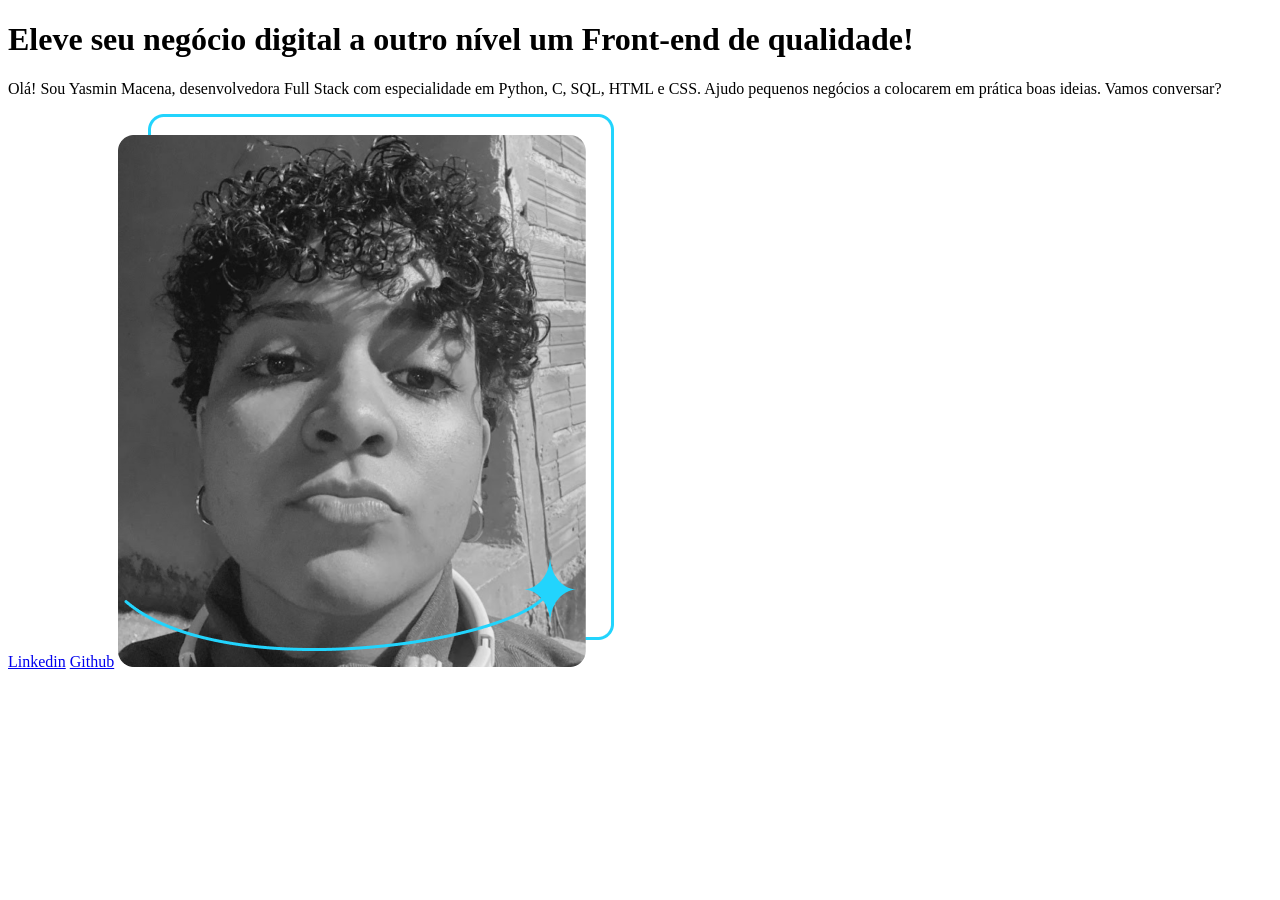
<file: index.html>
<!DOCTYPE html>
<html lang="pt-br">
<head>
    <meta charset="UTF-8">
    <meta name="viewport" content="width=device-width, initial-scale=1.0">
    <title>Portfolio - Yasmin</title>
</head>
<body>
    <!---Cabecalho---> 
    <header>

    </header> 
    <!---Corpo do site--->
    <main>
        <h1>
           Eleve seu negócio digital a outro nível <strong>um Front-end de qualidade!</strong>
        </h1>
        <p>
            Olá! Sou Yasmin Macena, desenvolvedora Full Stack com especialidade em Python, C, SQL, HTML e CSS. Ajudo pequenos negócios a colocarem em prática boas ideias. Vamos conversar?
        </p>
        <a href="https://www.linkedin.com/in/yasmin-macena/">Linkedin</a>
        <a href="https://github.com/Yasmacx">Github</a>
        <img src="Imagem.png" alt="foto em preto e branco da estudante, yasmin-macena" />

    </main>
    <!---Rodapé--->
    <footer>

    </footer>
</body>
</html>
</file>
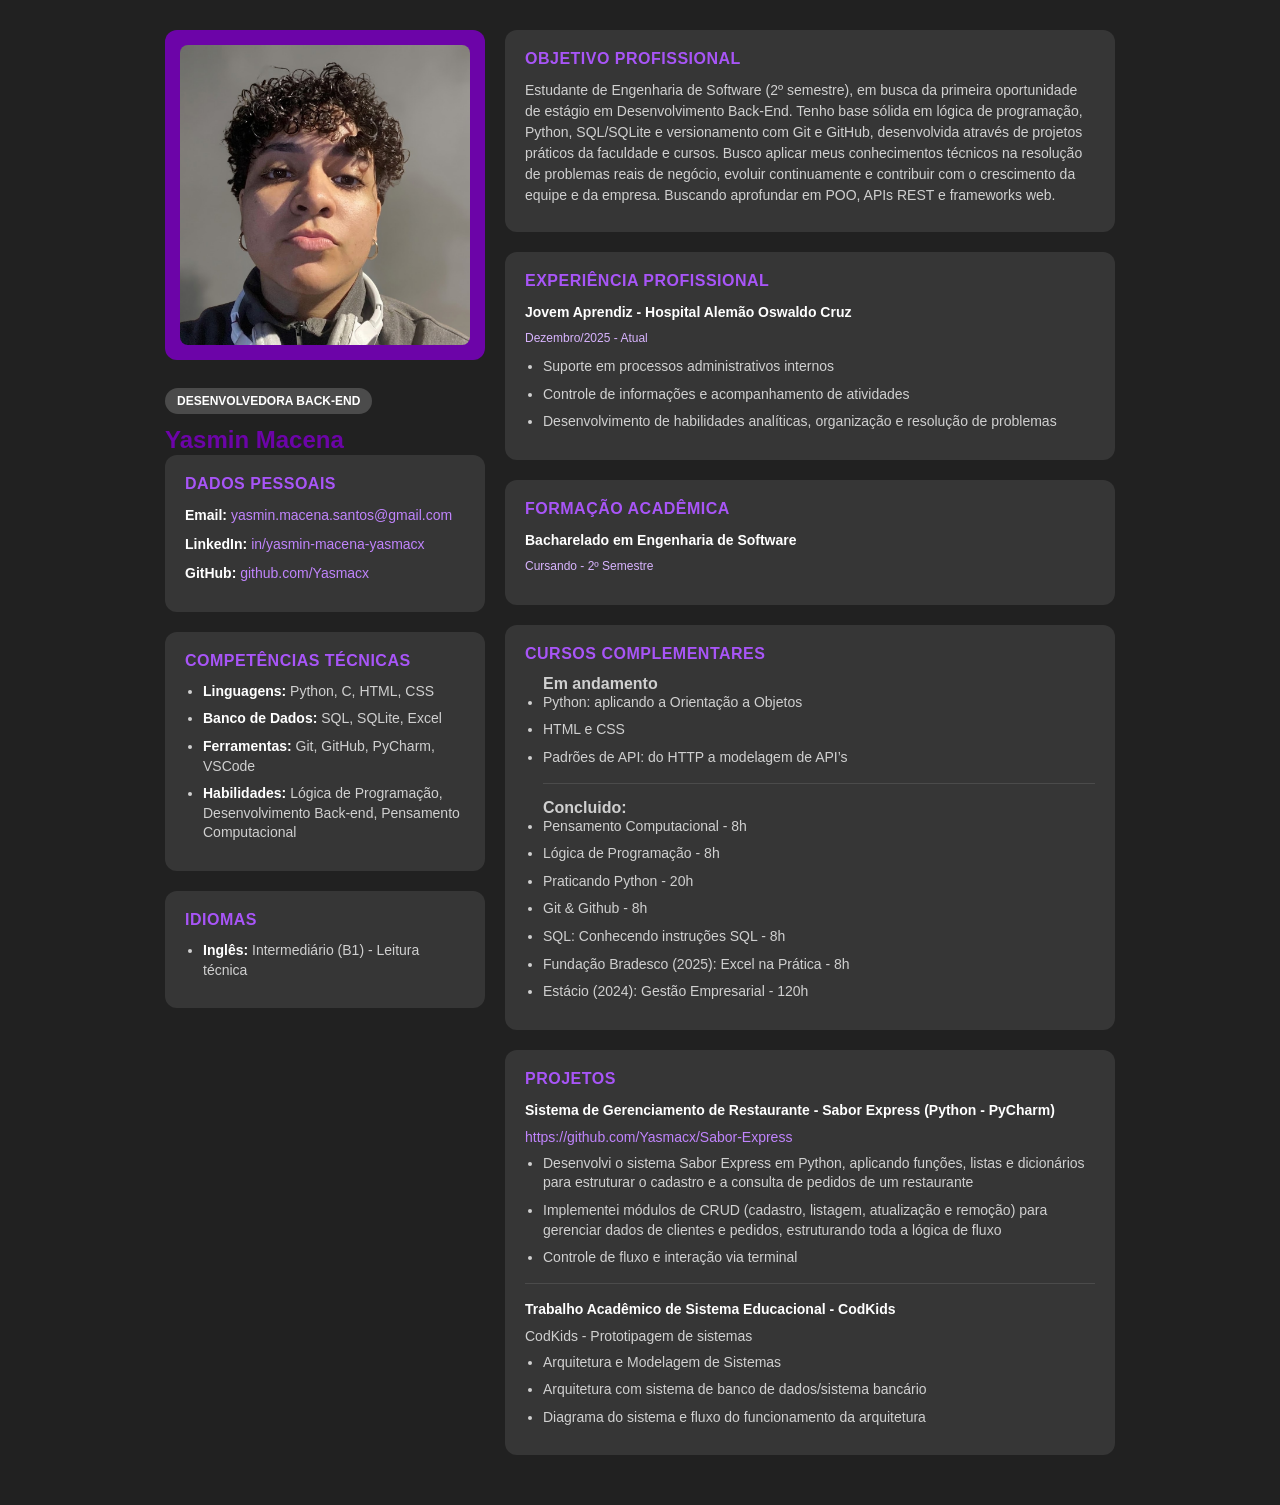
<file: curriculo- atividade faculdade/index.html>
<!DOCTYPE html>
<html lang="pt-BR">
<head>
  <meta charset="UTF-8">
  <meta name="viewport" content="width=device-width, initial-scale=1.0">
  <title>Currículo - Yasmin Macena</title>
  <link rel="stylesheet" href="style.css">
</head>
<body>

  <div class="resume-container">
    
    <!-- COLUNA DA ESQUERDA -->
    <aside class="sidebar">
      
      <!-- 1. Foto / Apresentação -->
      <div class="photo-card">
        <img src="minha foto.jpeg" alt="Foto de Yasmin Macena" class="profile-pic">
      </div>

        <span class="badge">Desenvolvedora Back-End</span>
        <h1>Yasmin Macena</h1>

      <!-- 1. Dados pessoais -->
      <div class="card">
        <h3>Dados Pessoais</h3>


        <div class="contact-info">
          <p><strong>Email:</strong> <a href="mailto:yasmin.macena.santos@gmail.com">yasmin.macena.santos@gmail.com</a></p>
          <p><strong>LinkedIn:</strong> <a href="https://www.linkedin.com/in/yasmin-macena-yasmacx/" target="_blank" rel="noopener noreferrer">in/yasmin-macena-yasmacx</a></p>
          <p><strong>GitHub:</strong> <a href="https://github.com/Yasmacx" target="_blank" rel="noopener noreferrer">github.com/Yasmacx</a></p>
        </div>
      </div>

      <!-- 7. Competências Técnicas -->
      <div class="card">
        <h3>Competências Técnicas</h3>
        <ul>
          <li><strong>Linguagens:</strong> Python, C, HTML, CSS</li>
          <li><strong>Banco de Dados:</strong> SQL, SQLite, Excel</li>
          <li><strong>Ferramentas:</strong> Git, GitHub, PyCharm, VSCode</li>
          <li><strong>Habilidades:</strong> Lógica de Programação, Desenvolvimento Back-end, Pensamento Computacional</li>
        </ul>
      </div>

      <!-- 8. Idiomas -->
      <div class="card">
        <h3>Idiomas</h3>
        <ul>
          <li><strong>Inglês:</strong> Intermediário (B1) - Leitura técnica</li>
        </ul>
      </div>

    </aside>

    <!-- COLUNA DA DIREITA -->
    <main class="main-content">

      <!-- 2. Objetivo profissional -->
      <div class="card">
        <h3>Objetivo Profissional</h3>
        <p>Estudante de Engenharia de Software (2º semestre), em busca da primeira oportunidade de estágio em Desenvolvimento Back-End. Tenho base sólida em lógica de programação, Python, SQL/SQLite e versionamento com Git e GitHub, desenvolvida através de projetos práticos da faculdade e cursos. Busco aplicar meus conhecimentos técnicos na resolução de problemas reais de negócio, evoluir continuamente e contribuir com o crescimento da equipe e da empresa. Buscando aprofundar em POO, APIs REST e frameworks web.</p>
      </div>

      <!-- 3. Experiência profissional -->
      <div class="card">
        <h3>Experiência Profissional</h3>
        <p><strong>Jovem Aprendiz - Hospital Alemão Oswaldo Cruz</strong></p>
        <p class="date">Dezembro/2025 - Atual</p>
        <ul>
          <li>Suporte em processos administrativos internos</li>
          <li>Controle de informações e acompanhamento de atividades</li> 
          <li>Desenvolvimento de habilidades analíticas, organização e resolução de problemas</li>
        </ul>
      </div>

      <!-- 4. Formação acadêmica -->
      <div class="card">
        <h3>Formação Acadêmica</h3>
        <p><strong>Bacharelado em Engenharia de Software</strong></p>
        <p class="date">Cursando - 2º Semestre</p>
      </div>

      <!-- 5. Cursos Complementares -->
      <div class="card">
        <h3>Cursos Complementares</h3>
        <ul>
        <h4>Em andamento</h4>
          <li>Python: aplicando a Orientação a Objetos </li>
          <li>HTML e CSS </li>
          <li>Padrões de API: do HTTP a modelagem de API’s </li>

        <hr class="separator">

        <h4>Concluido: </h4>
          <li>Pensamento Computacional - 8h</li>
          <li>Lógica de Programação - 8h</li>
          <li>Praticando Python - 20h</li>
          <li>Git &amp; Github - 8h</li>
          <li>SQL: Conhecendo instruções SQL - 8h</li>
          <li>Fundação Bradesco (2025): Excel na Prática - 8h</li>
          <li>Estácio (2024): Gestão Empresarial - 120h</li>
        </ul>
      </div>

      <!-- 6. Projetos -->
      <div class="card">
        <h3>Projetos</h3>
        
        <div class="project-item">
          <p><strong>Sistema de Gerenciamento de Restaurante - Sabor Express (Python - PyCharm)</strong></p>
          <p><a href="https://github.com/Yasmacx/Sabor-Express" target="_blank" rel="noopener noreferrer">https://github.com/Yasmacx/Sabor-Express</a></p>
          <ul>
            <li>Desenvolvi o sistema Sabor Express em Python, aplicando funções, listas e dicionários para estruturar o cadastro e a consulta de pedidos de um restaurante</li>
            <li>Implementei módulos de CRUD (cadastro, listagem, atualização e remoção) para gerenciar dados de clientes e pedidos, estruturando toda a lógica de fluxo</li>
            <li>Controle de fluxo e interação via terminal</li>
          </ul>
        </div>

        <hr class="separator">

        <div class="project-item">
          <p><strong>Trabalho Acadêmico de Sistema Educacional - CodKids</strong></p>
          <p>CodKids - Prototipagem de sistemas</p>
          <ul>
            <li>Arquitetura e Modelagem de Sistemas</li>
            <li>Arquitetura com sistema de banco de dados/sistema bancário</li>
            <li>Diagrama do sistema e fluxo do funcionamento da arquitetura</li>
          </ul>
        </div>
      </div>

    </main>

  </div>

</body>
</html>
</file>
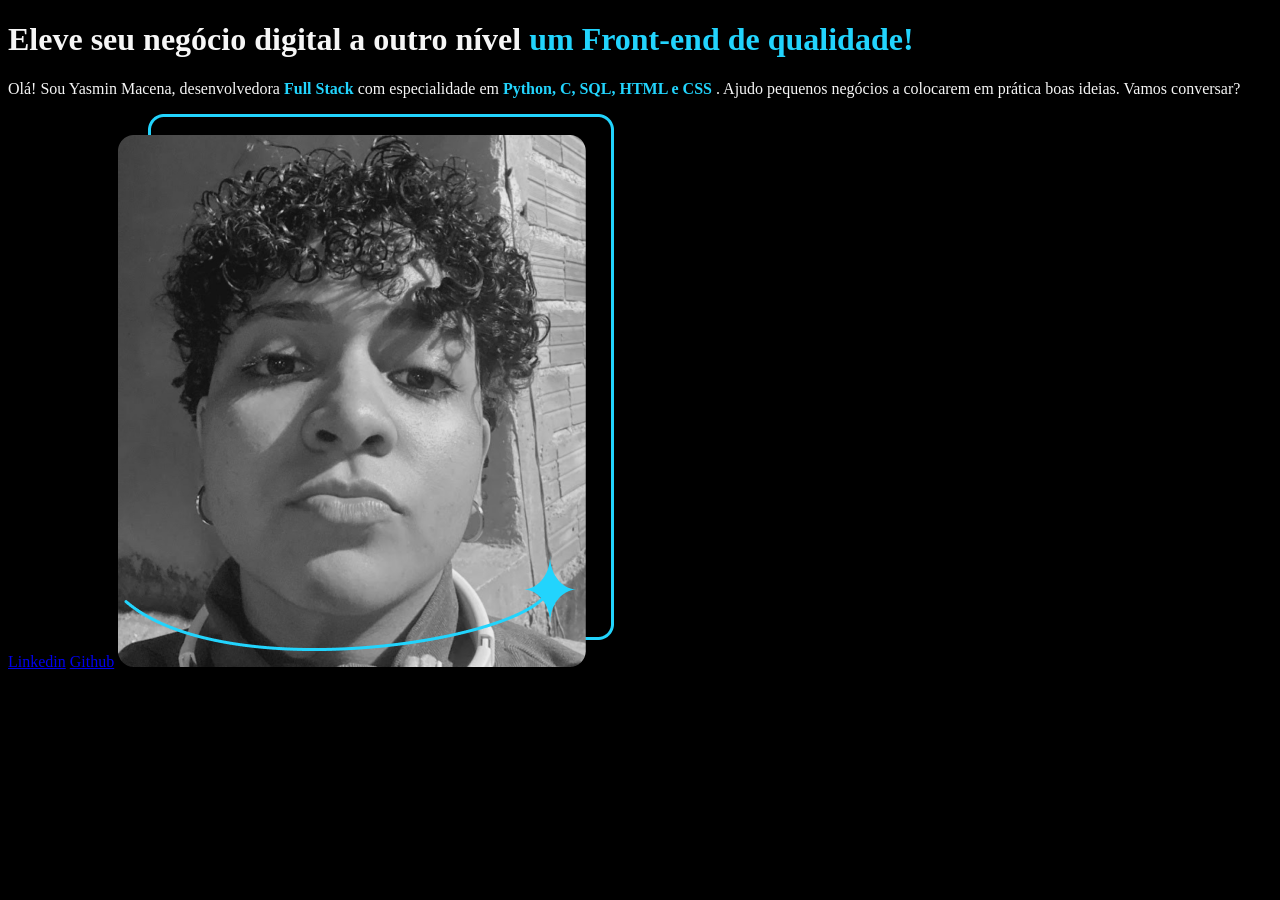
<file: portfolio/index.html>
<!DOCTYPE html>
<html lang="pt-br">
<head>
    <meta charset="UTF-8">
    <meta name="viewport" content="width=device-width, initial-scale=1.0">
    <title>Portfolio - Yasmin</title>
</head>
<body>
    <!---Cabecalho---> 
    <header>

    </header> 
    <!---Corpo do site--->
    <main>
        <h1>
           Eleve seu negócio digital a outro nível <strong>um Front-end de qualidade!</strong>
        </h1>
        <p>
            Olá! Sou Yasmin Macena, desenvolvedora <strong>Full Stack</strong>  com especialidade em <strong> Python, C, SQL, HTML e CSS</strong> . Ajudo pequenos negócios a colocarem em prática boas ideias. Vamos conversar?
        </p>
        <a href="https://www.linkedin.com/in/yasmin-macena/">Linkedin</a>
        <a href="https://github.com/Yasmacx">Github</a>
        <img src="Imagem.png" alt="foto em preto e branco da estudante, yasmin-macena" />
        <link rel="stylesheet" href="style.css"> 

    </main>
    <!---Rodapé--->
    <footer>

    </footer>
</body>
</html>
</file>
<file: curriculo- atividade faculdade/style.css>
/* Resposta Global */
* {
  box-sizing: border-box;
  margin: 0;
  padding: 0;
}

body {
  font-family: 'Segoe UI', Tahoma, Geneva, Verdana, sans-serif;
  background-color: #212121; 
  color: #d0d0d0;
  padding: 30px 15px;
}

.resume-container {
  max-width: 950px;
  margin: 0 auto;
  display: grid;
  grid-template-columns: 320px 1fr; 
  gap: 20px;
  align-items: start; /* Alinha o topo das duas colunas */
}

.card {
  background-color: #363636; /* Cor sólida dos quadros */
  padding: 20px;
  border-radius: 12px;
  margin-bottom: 20px;
  width: 100%;
}

/* QUADRO DA FOTO */
.photo-card {
  background-color: #6c04a8; 
  border-radius: 12px;
  padding: 15px;
  display: flex;
  justify-content: center;
  align-items: center;
  margin-bottom: 20px;
  width: 100%;
}

/* FOTO - Ajustada para caber na coluna de 320px sem quebrar */
.profile-pic {
  width: 100%;
  max-width: 300px; 
  height: 300px; 
  object-fit: cover; 
  background-color: #ffffff; 
  border-radius: 8px;
}

/* Apresentação */
.badge {
  background-color: #4b4b4b;
  color: #ffffff;
  padding: 6px 12px;
  border-radius: 20px;
  font-size: 12px;
  font-weight: bold;
  text-transform: uppercase;
  display: inline-block;
  margin-top: 8px;
  margin-bottom: 12px;
}

h1 {
  font-size: 24px;
  color: #6c04a8;
  line-height: 1.2;
}

h3 {
  font-size: 16px;
  text-transform: uppercase;
  margin-bottom: 12px;
  color: #a855f7;
  letter-spacing: 0.5px;
}

.contact-info p {
  margin-bottom: 8px;
}

ul {
  padding-left: 18px;
}

li {
  font-size: 14px;
  margin-bottom: 8px;
  line-height: 1.4;
}

p {
  font-size: 14px;
  margin-bottom: 6px;
  line-height: 1.5;
}

strong {
  color: #ffffff;
}

.date {
  font-size: 12px;
  color: #d8b4fe;
  margin-bottom: 10px;
}

a {
  color: #c084fc;
  text-decoration: none;
  word-break: break-all;
}

a:hover {
  text-decoration: underline;
  color: #e9d5ff;
}

.separator {
  border: 0;
  height: 1px;
  background-color: #4b4b4b;
  margin: 15px 0;
}

@media (max-width: 768px) {
  .resume-container {
    grid-template-columns: 1fr;
  }
}
</file>
<file: portfolio/style.css>
body {

    background-color: black;
    color: #F6F6F6;

}

strong{

    color: #22D4FD
    ;
}
</file>
